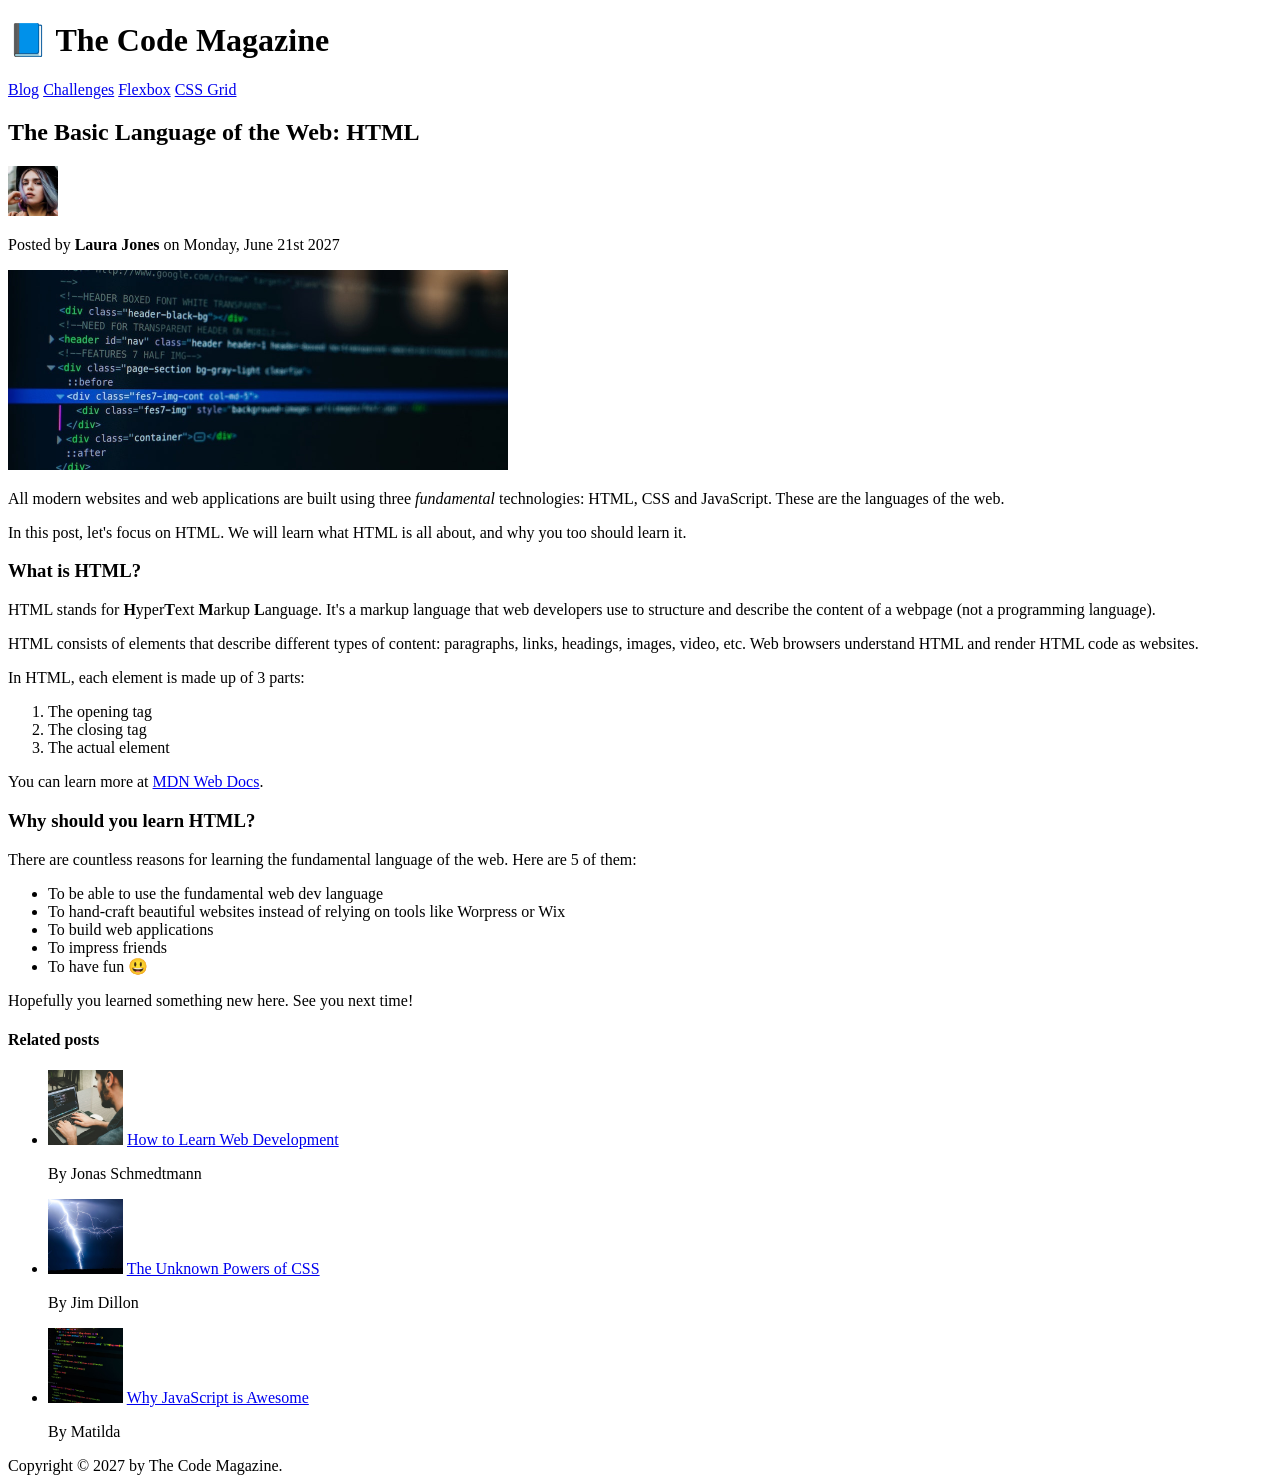
<file: final/02-HTML-Fundamentals/index.html>
<!DOCTYPE html>
<html lang="en">
  <head>
    <meta charset="UTF-8" />
    <title>The Basic Language of the Web: HTML</title>
  </head>

  <body>
    <!--
    <h1>The Basic Language of the Web: HTML</h1>
    <h2>The Basic Language of the Web: HTML</h2>
    <h3>The Basic Language of the Web: HTML</h3>
    <h4>The Basic Language of the Web: HTML</h4>
    <h5>The Basic Language of the Web: HTML</h5>
    <h6>The Basic Language of the Web: HTML</h6>
    -->

    <header>
      <h1>📘 The Code Magazine</h1>

      <nav>
        <a href="blog.html">Blog</a>
        <a href="#">Challenges</a>
        <a href="#">Flexbox</a>
        <a href="#">CSS Grid</a>
      </nav>
    </header>

    <article>
      <header>
        <h2>The Basic Language of the Web: HTML</h2>

        <img
          src="img/laura-jones.jpg"
          alt="Headshot of Laura Jones"
          height="50"
          width="50"
        />

        <p>Posted by <strong>Laura Jones</strong> on Monday, June 21st 2027</p>

        <img
          src="img/post-img.jpg"
          alt="HTML code on a screen"
          width="500"
          height="200"
        />
      </header>

      <p>
        All modern websites and web applications are built using three
        <em>fundamental</em>
        technologies: HTML, CSS and JavaScript. These are the languages of the
        web.
      </p>

      <p>
        In this post, let's focus on HTML. We will learn what HTML is all about,
        and why you too should learn it.
      </p>

      <h3>What is HTML?</h3>
      <p>
        HTML stands for <strong>H</strong>yper<strong>T</strong>ext
        <strong>M</strong>arkup <strong>L</strong>anguage. It's a markup
        language that web developers use to structure and describe the content
        of a webpage (not a programming language).
      </p>
      <p>
        HTML consists of elements that describe different types of content:
        paragraphs, links, headings, images, video, etc. Web browsers understand
        HTML and render HTML code as websites.
      </p>
      <p>In HTML, each element is made up of 3 parts:</p>

      <ol>
        <li>The opening tag</li>
        <li>The closing tag</li>
        <li>The actual element</li>
      </ol>

      <p>
        You can learn more at
        <a
          href="https://developer.mozilla.org/en-US/docs/Web/HTML"
          target="_blank"
          >MDN Web Docs</a
        >.
      </p>

      <h3>Why should you learn HTML?</h3>

      <p>
        There are countless reasons for learning the fundamental language of the
        web. Here are 5 of them:
      </p>

      <ul>
        <li>To be able to use the fundamental web dev language</li>
        <li>
          To hand-craft beautiful websites instead of relying on tools like
          Worpress or Wix
        </li>
        <li>To build web applications</li>
        <li>To impress friends</li>
        <li>To have fun 😃</li>
      </ul>

      <p>Hopefully you learned something new here. See you next time!</p>
    </article>

    <aside>
      <h4>Related posts</h4>

      <ul>
        <li>
          <img
            src="img/related-1.jpg"
            alt="Person programming"
            width="75"
            width="75"
          />
          <a href="#">How to Learn Web Development</a>
          <p>By Jonas Schmedtmann</p>
        </li>
        <li>
          <img src="img/related-2.jpg" alt="Lightning" width="75" heigth="75" />
          <a href="#">The Unknown Powers of CSS</a>
          <p>By Jim Dillon</p>
        </li>
        <li>
          <img
            src="img/related-3.jpg"
            alt="JavaScript code on a screen"
            width="75"
            height="75"
          />
          <a href="#">Why JavaScript is Awesome</a>
          <p>By Matilda</p>
        </li>
      </ul>
    </aside>

    <footer>Copyright &copy; 2027 by The Code Magazine.</footer>
  </body>
</html>
</file>
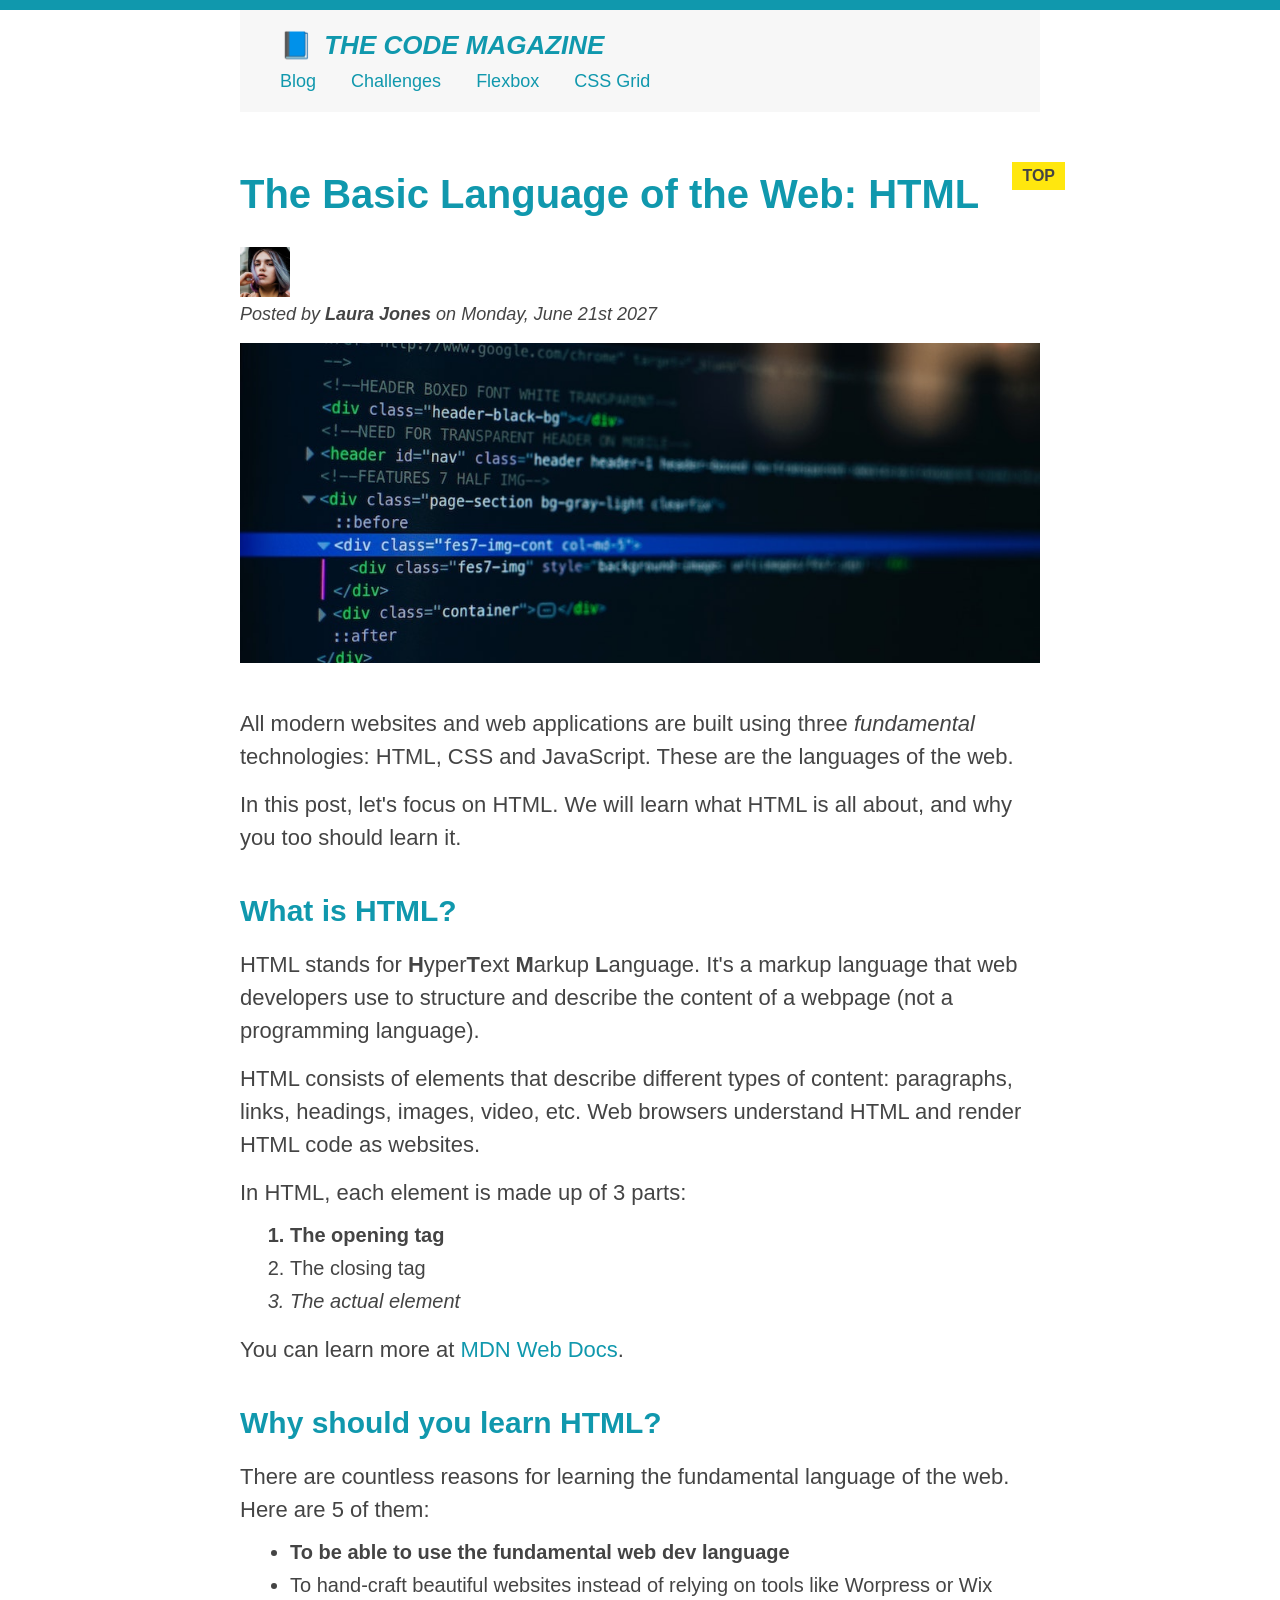
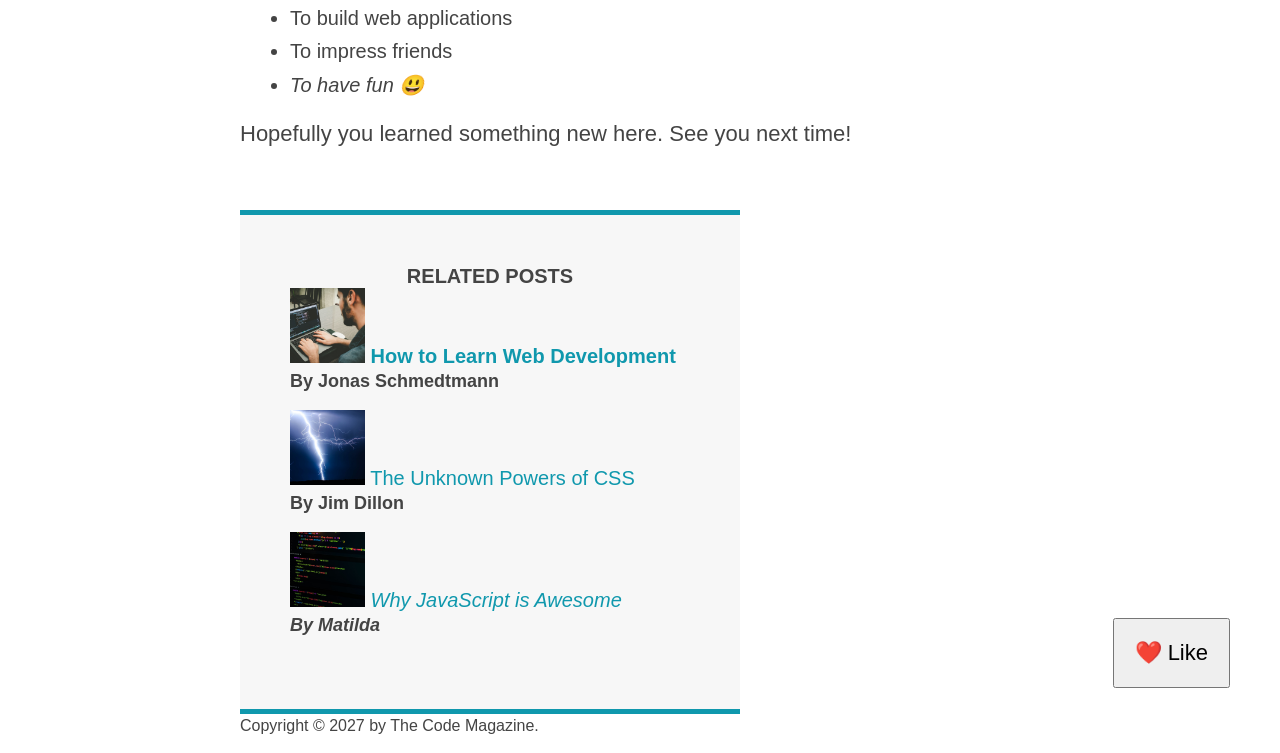
<file: final/03-CSS-Fundamentals/index.html>
<!DOCTYPE html>
<html lang="en">
  <head>
    <meta charset="UTF-8" />
    <link href="style.css" rel="stylesheet" />

    <title>The Basic Language of the Web: HTML</title>
  </head>

  <body>
    <!--
    <h1>The Basic Language of the Web: HTML</h1>
    <h2>The Basic Language of the Web: HTML</h2>
    <h3>The Basic Language of the Web: HTML</h3>
    <h4>The Basic Language of the Web: HTML</h4>
    <h5>The Basic Language of the Web: HTML</h5>
    <h6>The Basic Language of the Web: HTML</h6>
    -->

    <div class="container">
      <header class="main-header">
        <h1>📘 The Code Magazine</h1>

        <nav>
          <!-- <strong>This is the navigation</strong> -->
          <a href="blog.html">Blog</a>
          <a href="#">Challenges</a>
          <a href="#">Flexbox</a>
          <a href="#">CSS Grid</a>
        </nav>
      </header>

      <article>
        <header class="post-header">
          <h2>The Basic Language of the Web: HTML</h2>

          <img
            src="img/laura-jones.jpg"
            alt="Headshot of Laura Jones"
            height="50"
            width="50"
          />

          <p id="author">
            Posted by <strong>Laura Jones</strong> on Monday, June 21st 2027
          </p>

          <img
            src="img/post-img.jpg"
            alt="HTML code on a screen"
            width="500"
            height="200"
            class="post-img"
          />
          <button>❤️ Like</button>
        </header>

        <p>
          All modern websites and web applications are built using three
          <em>fundamental</em>
          technologies: HTML, CSS and JavaScript. These are the languages of the
          web.
        </p>

        <p>
          In this post, let's focus on HTML. We will learn what HTML is all
          about, and why you too should learn it.
        </p>

        <h3>What is HTML?</h3>
        <p>
          HTML stands for <strong>H</strong>yper<strong>T</strong>ext
          <strong>M</strong>arkup <strong>L</strong>anguage. It's a markup
          language that web developers use to structure and describe the content
          of a webpage (not a programming language).
        </p>
        <p>
          HTML consists of elements that describe different types of content:
          paragraphs, links, headings, images, video, etc. Web browsers
          understand HTML and render HTML code as websites.
        </p>
        <p>In HTML, each element is made up of 3 parts:</p>

        <ol>
          <li class="first-li">The opening tag</li>
          <li>The closing tag</li>
          <li>The actual element</li>
        </ol>

        <p>
          You can learn more at
          <a
            href="https://developer.mozilla.org/en-US/docs/Web/HTML"
            target="_blank"
            >MDN Web Docs</a
          >.
        </p>

        <h3>Why should you learn HTML?</h3>

        <p>
          There are countless reasons for learning the fundamental language of
          the web. Here are 5 of them:
        </p>

        <ul>
          <li class="first-li">
            To be able to use the fundamental web dev language
          </li>
          <li>
            To hand-craft beautiful websites instead of relying on tools like
            Worpress or Wix
          </li>
          <li>To build web applications</li>
          <li>To impress friends</li>
          <li>To have fun 😃</li>
        </ul>

        <p>Hopefully you learned something new here. See you next time!</p>
      </article>

      <aside>
        <h4>Related posts</h4>

        <ul class="related">
          <li>
            <img
              src="img/related-1.jpg"
              alt="Person programming"
              width="75"
              height="75"
            />
            <a href="#">How to Learn Web Development</a>
            <p class="related-author">By Jonas Schmedtmann</p>
          </li>
          <li>
            <img
              src="img/related-2.jpg"
              alt="Lightning"
              width="75"
              height="75"
            />
            <a href="#">The Unknown Powers of CSS</a>
            <p class="related-author">By Jim Dillon</p>
          </li>
          <li>
            <img
              src="img/related-3.jpg"
              alt="JavaScript code on a screen"
              width="75"
              height="75"
            />
            <a href="#">Why JavaScript is Awesome</a>
            <p class="related-author">By Matilda</p>
          </li>
        </ul>
      </aside>

      <footer>
        <p id="copyright" class="copyright text">
          Copyright &copy; 2027 by The Code Magazine.
        </p>
      </footer>
    </div>
  </body>
</html>
</file>
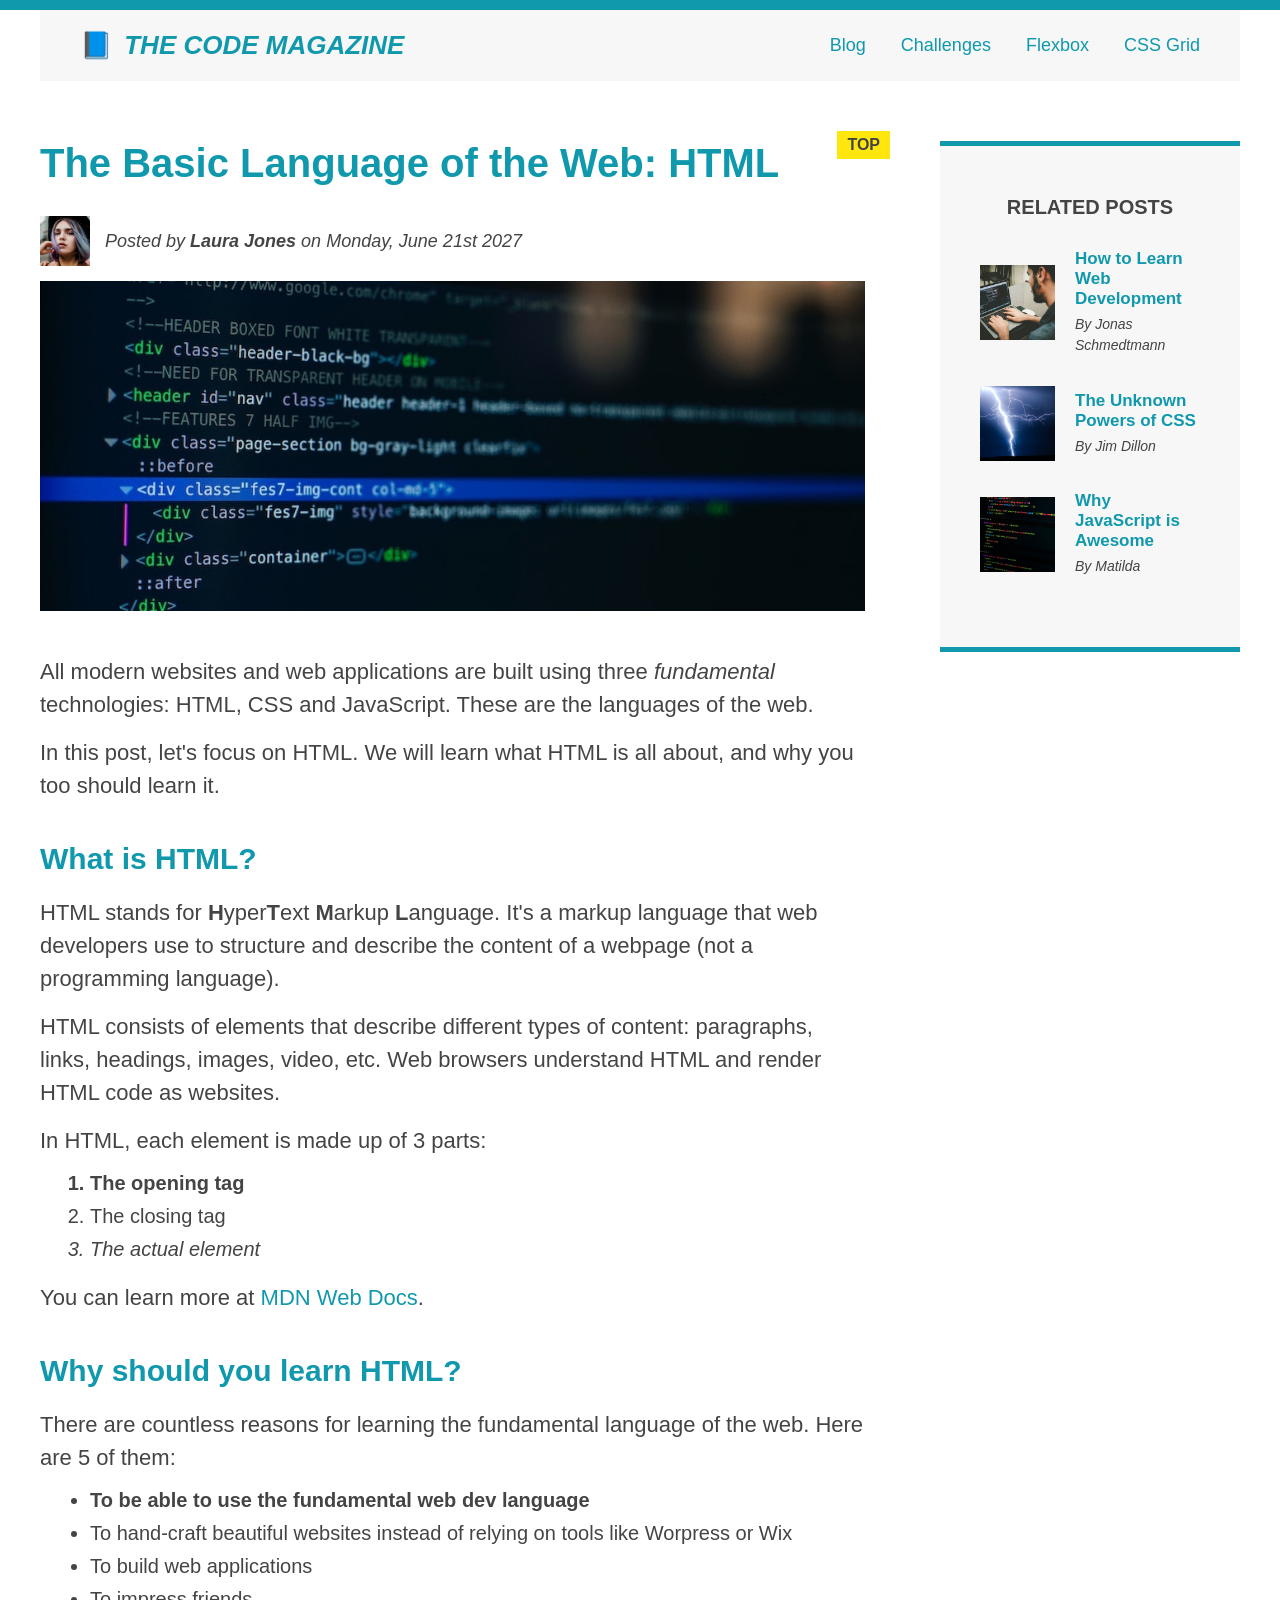
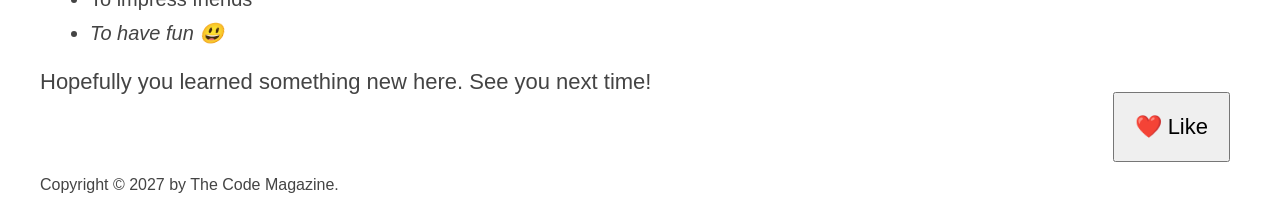
<file: final/04-CSS-Layouts/index.html>
<!DOCTYPE html>
<html lang="en">
  <head>
    <meta charset="UTF-8" />
    <link href="style.css" rel="stylesheet" />

    <title>The Basic Language of the Web: HTML</title>
  </head>

  <body>
    <!--
    <h1>The Basic Language of the Web: HTML</h1>
    <h2>The Basic Language of the Web: HTML</h2>
    <h3>The Basic Language of the Web: HTML</h3>
    <h4>The Basic Language of the Web: HTML</h4>
    <h5>The Basic Language of the Web: HTML</h5>
    <h6>The Basic Language of the Web: HTML</h6>
    -->

    <div class="container">
      <header class="main-header clearfix">
        <h1>📘 The Code Magazine</h1>

        <nav>
          <!-- <strong>This is the navigation</strong> -->
          <a href="blog.html">Blog</a>
          <a href="#">Challenges</a>
          <a href="flexbox.html">Flexbox</a>
          <a href="css-grid.html">CSS Grid</a>
        </nav>

        <!-- <div class="clear"></div> -->
      </header>

      <!-- ONLY NECESSARY FOR FLEXBOX -->
      <!-- <div class="row"> -->
      <article>
        <header class="post-header">
          <h2>The Basic Language of the Web: HTML</h2>

          <div class="author-box">
            <img
              src="img/laura-jones.jpg"
              alt="Headshot of Laura Jones"
              height="50"
              width="50"
              class="author-img"
            />

            <p id="author" class="author">
              Posted by <strong>Laura Jones</strong> on Monday, June 21st 2027
            </p>
          </div>

          <img
            src="img/post-img.jpg"
            alt="HTML code on a screen"
            width="500"
            height="200"
            class="post-img"
          />
          <button>❤️ Like</button>
        </header>

        <p>
          All modern websites and web applications are built using three
          <em>fundamental</em>
          technologies: HTML, CSS and JavaScript. These are the languages of the
          web.
        </p>

        <p>
          In this post, let's focus on HTML. We will learn what HTML is all
          about, and why you too should learn it.
        </p>

        <h3>What is HTML?</h3>
        <p>
          HTML stands for <strong>H</strong>yper<strong>T</strong>ext
          <strong>M</strong>arkup <strong>L</strong>anguage. It's a markup
          language that web developers use to structure and describe the content
          of a webpage (not a programming language).
        </p>
        <p>
          HTML consists of elements that describe different types of content:
          paragraphs, links, headings, images, video, etc. Web browsers
          understand HTML and render HTML code as websites.
        </p>
        <p>In HTML, each element is made up of 3 parts:</p>

        <ol>
          <li class="first-li">The opening tag</li>
          <li>The closing tag</li>
          <li>The actual element</li>
        </ol>

        <p>
          You can learn more at
          <a
            href="https://developer.mozilla.org/en-US/docs/Web/HTML"
            target="_blank"
            >MDN Web Docs</a
          >.
        </p>

        <h3>Why should you learn HTML?</h3>

        <p>
          There are countless reasons for learning the fundamental language of
          the web. Here are 5 of them:
        </p>

        <ul>
          <li class="first-li">
            To be able to use the fundamental web dev language
          </li>
          <li>
            To hand-craft beautiful websites instead of relying on tools like
            Worpress or Wix
          </li>
          <li>To build web applications</li>
          <li>To impress friends</li>
          <li>To have fun 😃</li>
        </ul>

        <p>Hopefully you learned something new here. See you next time!</p>
      </article>

      <aside>
        <h4>Related posts</h4>

        <ul class="related">
          <li class="related-post">
            <img
              src="img/related-1.jpg"
              alt="Person programming"
              width="75"
              height="75"
            />
            <div>
              <a href="#" class="related-link">How to Learn Web Development</a>
              <p class="related-author">By Jonas Schmedtmann</p>
            </div>
          </li>
          <li class="related-post">
            <img
              src="img/related-2.jpg"
              alt="Lightning"
              width="75"
              height="75"
            />
            <div>
              <a href="#" class="related-link">The Unknown Powers of CSS</a>
              <p class="related-author">By Jim Dillon</p>
            </div>
          </li>
          <li class="related-post">
            <img
              src="img/related-3.jpg"
              alt="JavaScript code on a screen"
              width="75"
              height="75"
            />
            <div>
              <a href="#" class="related-link">Why JavaScript is Awesome</a>
              <p class="related-author">By Matilda</p>
            </div>
          </li>
        </ul>
      </aside>
      <!-- </div> -->

      <footer>
        <p id="copyright" class="copyright text">
          Copyright &copy; 2027 by The Code Magazine.
        </p>
      </footer>
    </div>
  </body>
</html>
</file>
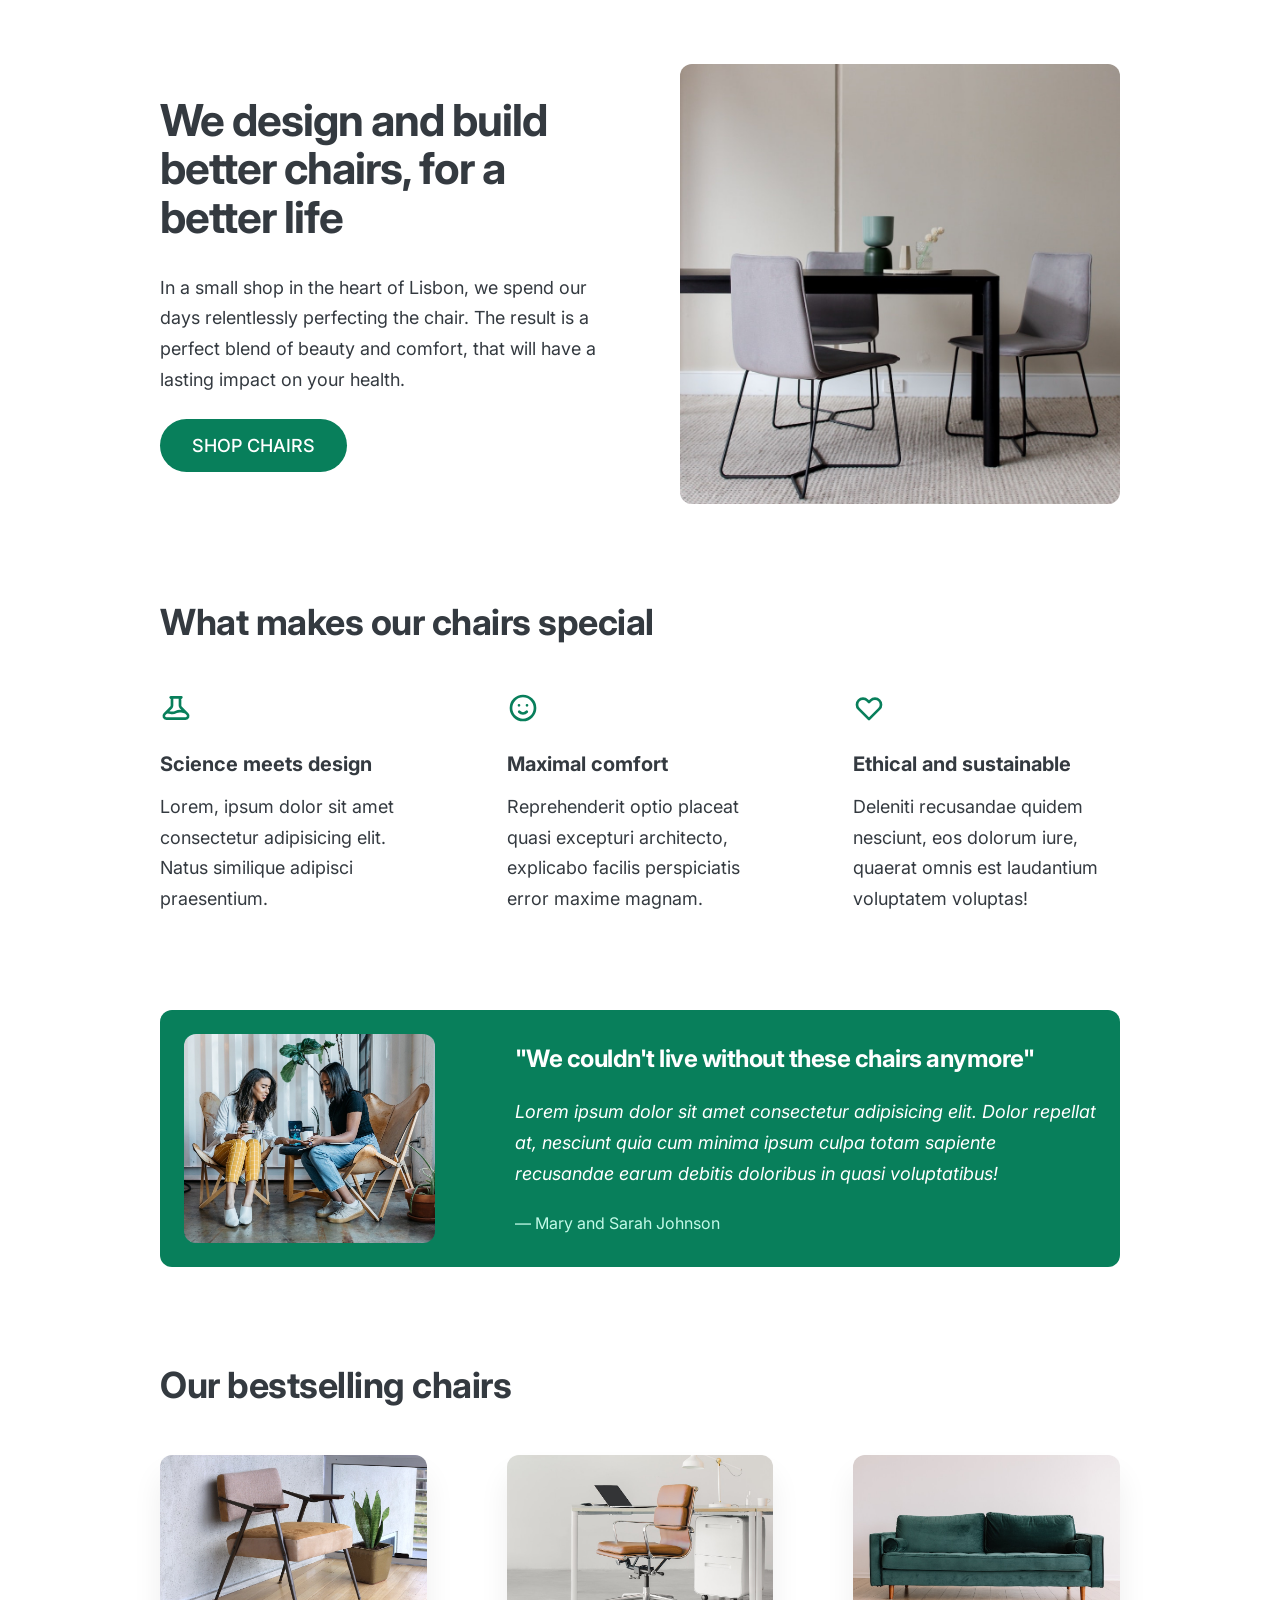
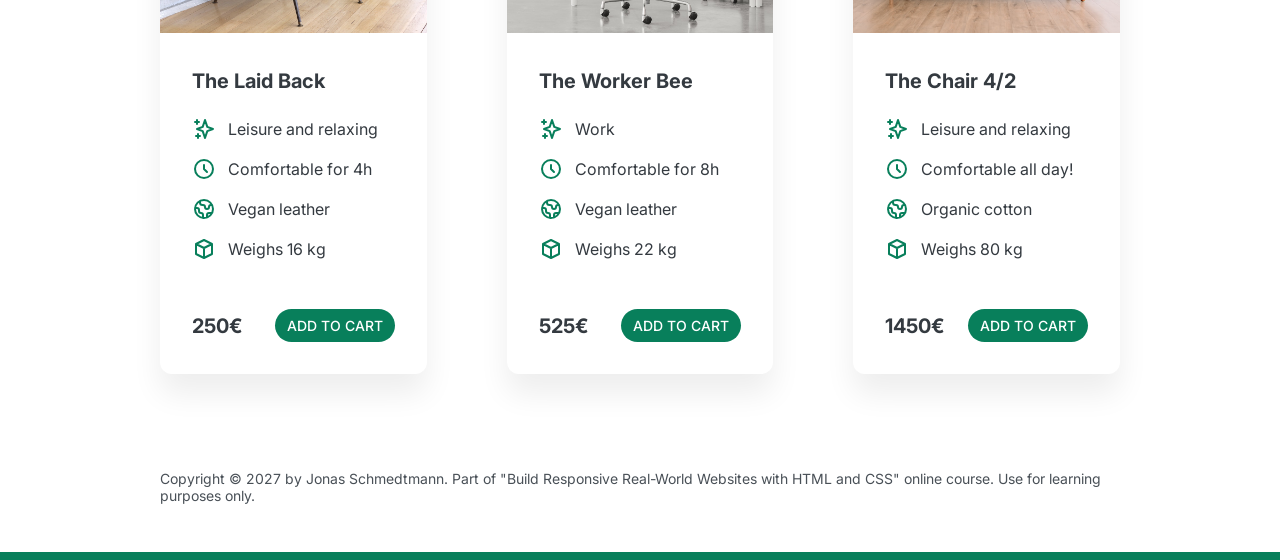
<file: final/05-Design/index.html>
<!DOCTYPE html>
<html lang="en">
  <head>
    <meta charset="UTF-8" />
    <meta http-equiv="X-UA-Compatible" content="IE=edge" />
    <meta name="viewport" content="width=device-width, initial-scale=1.0" />

    <link rel="preconnect" href="https://fonts.gstatic.com" />
    <link
      href="https://fonts.googleapis.com/css2?family=Inter:wght@400;500;700&display=swap"
      rel="stylesheet"
    />

    <link rel="stylesheet" href="style.css" />
    <title>Lisbon Chair Shop</title>
  </head>
  <body>
    <div class="container">
      <header>
        <div class="header-text-box">
          <h1>We design and build better chairs, for a better life</h1>
          <p class="header-text">
            In a small shop in the heart of Lisbon, we spend our days
            relentlessly perfecting the chair. The result is a perfect blend of
            beauty and comfort, that will have a lasting impact on your health.
          </p>
          <a class="btn btn--big" href="#">Shop chairs</a>
        </div>
        <img src="hero.jpg" alt="Photo" />
      </header>

      <section>
        <h2>What makes our chairs special</h2>
        <div class="grid-3-cols">
          <div>
            <svg
              xmlns="http://www.w3.org/2000/svg"
              class="features-icon"
              fill="none"
              viewBox="0 0 24 24"
              stroke="currentColor"
            >
              <path
                stroke-linecap="round"
                stroke-linejoin="round"
                stroke-width="2"
                d="M19.428 15.428a2 2 0 00-1.022-.547l-2.387-.477a6 6 0 00-3.86.517l-.318.158a6 6 0 01-3.86.517L6.05 15.21a2 2 0 00-1.806.547M8 4h8l-1 1v5.172a2 2 0 00.586 1.414l5 5c1.26 1.26.367 3.414-1.415 3.414H4.828c-1.782 0-2.674-2.154-1.414-3.414l5-5A2 2 0 009 10.172V5L8 4z"
              />
            </svg>
            <p class="features-title"><strong>Science meets design</strong></p>
            <p class="features-text">
              Lorem, ipsum dolor sit amet consectetur adipisicing elit. Natus
              similique adipisci praesentium.
            </p>
          </div>

          <div>
            <svg
              xmlns="http://www.w3.org/2000/svg"
              class="features-icon"
              fill="none"
              viewBox="0 0 24 24"
              stroke="currentColor"
            >
              <path
                stroke-linecap="round"
                stroke-linejoin="round"
                stroke-width="2"
                d="M14.828 14.828a4 4 0 01-5.656 0M9 10h.01M15 10h.01M21 12a9 9 0 11-18 0 9 9 0 0118 0z"
              />
            </svg>
            <p class="features-title">
              <strong>Maximal comfort</strong>
            </p>
            <p class="features-text">
              Reprehenderit optio placeat quasi excepturi architecto, explicabo
              facilis perspiciatis error maxime magnam.
            </p>
          </div>

          <div>
            <svg
              xmlns="http://www.w3.org/2000/svg"
              class="features-icon"
              fill="none"
              viewBox="0 0 24 24"
              stroke="currentColor"
            >
              <path
                stroke-linecap="round"
                stroke-linejoin="round"
                stroke-width="2"
                d="M4.318 6.318a4.5 4.5 0 000 6.364L12 20.364l7.682-7.682a4.5 4.5 0 00-6.364-6.364L12 7.636l-1.318-1.318a4.5 4.5 0 00-6.364 0z"
              />
            </svg>
            <p class="features-title">
              <strong>Ethical and sustainable</strong>
            </p>
            <p class="features-text">
              Deleniti recusandae quidem nesciunt, eos dolorum iure, quaerat
              omnis est laudantium voluptatem voluptas!
            </p>
          </div>
        </div>
      </section>

      <section class="testimonial-section">
        <div class="grid-3-cols">
          <img src="customers.jpg" alt="People sitting on chairs" />
          <div class="testimonial-box">
            <h2>"We couldn't live without these chairs anymore"</h2>
            <blockquote class="testimonial-text">
              Lorem ipsum dolor sit amet consectetur adipisicing elit. Dolor
              repellat at, nesciunt quia cum minima ipsum culpa totam sapiente
              recusandae earum debitis doloribus in quasi voluptatibus!
            </blockquote>
            <p class="testimonial-author">&mdash; Mary and Sarah Johnson</p>
          </div>
        </div>
      </section>

      <section>
        <h2>Our bestselling chairs</h2>
        <div class="grid-3-cols">
          <figure class="chair">
            <img src="chair-1.jpg" alt="Chair" />
            <div class="chair-box">
              <h3>The Laid Back</h3>
              <ul class="chair-details">
                <li>
                  <svg
                    xmlns="http://www.w3.org/2000/svg"
                    class="chair-icon"
                    fill="none"
                    viewBox="0 0 24 24"
                    stroke="currentColor"
                  >
                    <path
                      stroke-linecap="round"
                      stroke-linejoin="round"
                      stroke-width="2"
                      d="M5 3v4M3 5h4M6 17v4m-2-2h4m5-16l2.286 6.857L21 12l-5.714 2.143L13 21l-2.286-6.857L5 12l5.714-2.143L13 3z"
                    />
                  </svg>
                  <!-- Span is a generic INLINE text element, it doesn't have any meaning. It's like a div element, but inline -->
                  <span>Leisure and relaxing</span>
                </li>
                <li>
                  <svg
                    xmlns="http://www.w3.org/2000/svg"
                    class="chair-icon"
                    fill="none"
                    viewBox="0 0 24 24"
                    stroke="currentColor"
                  >
                    <path
                      stroke-linecap="round"
                      stroke-linejoin="round"
                      stroke-width="2"
                      d="M12 8v4l3 3m6-3a9 9 0 11-18 0 9 9 0 0118 0z"
                    />
                  </svg>
                  <span>Comfortable for 4h</span>
                </li>
                <li>
                  <svg
                    xmlns="http://www.w3.org/2000/svg"
                    class="chair-icon"
                    fill="none"
                    viewBox="0 0 24 24"
                    stroke="currentColor"
                  >
                    <path
                      stroke-linecap="round"
                      stroke-linejoin="round"
                      stroke-width="2"
                      d="M3.055 11H5a2 2 0 012 2v1a2 2 0 002 2 2 2 0 012 2v2.945M8 3.935V5.5A2.5 2.5 0 0010.5 8h.5a2 2 0 012 2 2 2 0 104 0 2 2 0 012-2h1.064M15 20.488V18a2 2 0 012-2h3.064M21 12a9 9 0 11-18 0 9 9 0 0118 0z"
                    />
                  </svg>
                  <span>Vegan leather</span>
                </li>
                <li>
                  <svg
                    xmlns="http://www.w3.org/2000/svg"
                    class="chair-icon"
                    fill="none"
                    viewBox="0 0 24 24"
                    stroke="currentColor"
                  >
                    <path
                      stroke-linecap="round"
                      stroke-linejoin="round"
                      stroke-width="2"
                      d="M20 7l-8-4-8 4m16 0l-8 4m8-4v10l-8 4m0-10L4 7m8 4v10M4 7v10l8 4"
                    />
                  </svg>
                  <span>Weighs 16 kg</span>
                </li>
              </ul>
              <div class="chair-price">
                <strong>250€</strong>
                <a href="#" class="btn btn--small">Add to cart</a>
              </div>
            </div>
          </figure>

          <figure class="chair">
            <img src="chair-2.jpg" alt="Chair" />
            <div class="chair-box">
              <h3>The Worker Bee</h3>
              <ul class="chair-details">
                <li>
                  <svg
                    xmlns="http://www.w3.org/2000/svg"
                    class="chair-icon"
                    fill="none"
                    viewBox="0 0 24 24"
                    stroke="currentColor"
                  >
                    <path
                      stroke-linecap="round"
                      stroke-linejoin="round"
                      stroke-width="2"
                      d="M5 3v4M3 5h4M6 17v4m-2-2h4m5-16l2.286 6.857L21 12l-5.714 2.143L13 21l-2.286-6.857L5 12l5.714-2.143L13 3z"
                    />
                  </svg>
                  <span>Work</span>
                </li>
                <li>
                  <svg
                    xmlns="http://www.w3.org/2000/svg"
                    class="chair-icon"
                    fill="none"
                    viewBox="0 0 24 24"
                    stroke="currentColor"
                  >
                    <path
                      stroke-linecap="round"
                      stroke-linejoin="round"
                      stroke-width="2"
                      d="M12 8v4l3 3m6-3a9 9 0 11-18 0 9 9 0 0118 0z"
                    />
                  </svg>
                  <span>Comfortable for 8h</span>
                </li>
                <li>
                  <svg
                    xmlns="http://www.w3.org/2000/svg"
                    class="chair-icon"
                    fill="none"
                    viewBox="0 0 24 24"
                    stroke="currentColor"
                  >
                    <path
                      stroke-linecap="round"
                      stroke-linejoin="round"
                      stroke-width="2"
                      d="M3.055 11H5a2 2 0 012 2v1a2 2 0 002 2 2 2 0 012 2v2.945M8 3.935V5.5A2.5 2.5 0 0010.5 8h.5a2 2 0 012 2 2 2 0 104 0 2 2 0 012-2h1.064M15 20.488V18a2 2 0 012-2h3.064M21 12a9 9 0 11-18 0 9 9 0 0118 0z"
                    />
                  </svg>
                  <span>Vegan leather</span>
                </li>
                <li>
                  <svg
                    xmlns="http://www.w3.org/2000/svg"
                    class="chair-icon"
                    fill="none"
                    viewBox="0 0 24 24"
                    stroke="currentColor"
                  >
                    <path
                      stroke-linecap="round"
                      stroke-linejoin="round"
                      stroke-width="2"
                      d="M20 7l-8-4-8 4m16 0l-8 4m8-4v10l-8 4m0-10L4 7m8 4v10M4 7v10l8 4"
                    />
                  </svg>
                  <span>Weighs 22 kg</span>
                </li>
              </ul>
              <div class="chair-price">
                <strong>525€</strong>
                <a href="#" class="btn btn--small">Add to cart</a>
              </div>
            </div>
          </figure>

          <figure class="chair">
            <img src="chair-3.jpg" alt="Chair" />
            <div class="chair-box">
              <h3>The Chair 4/2</h3>
              <ul class="chair-details">
                <li>
                  <svg
                    xmlns="http://www.w3.org/2000/svg"
                    class="chair-icon"
                    fill="none"
                    viewBox="0 0 24 24"
                    stroke="currentColor"
                  >
                    <path
                      stroke-linecap="round"
                      stroke-linejoin="round"
                      stroke-width="2"
                      d="M5 3v4M3 5h4M6 17v4m-2-2h4m5-16l2.286 6.857L21 12l-5.714 2.143L13 21l-2.286-6.857L5 12l5.714-2.143L13 3z"
                    />
                  </svg>
                  <span>Leisure and relaxing</span>
                </li>
                <li>
                  <svg
                    xmlns="http://www.w3.org/2000/svg"
                    class="chair-icon"
                    fill="none"
                    viewBox="0 0 24 24"
                    stroke="currentColor"
                  >
                    <path
                      stroke-linecap="round"
                      stroke-linejoin="round"
                      stroke-width="2"
                      d="M12 8v4l3 3m6-3a9 9 0 11-18 0 9 9 0 0118 0z"
                    />
                  </svg>
                  <span>Comfortable all day!</span>
                </li>
                <li>
                  <svg
                    xmlns="http://www.w3.org/2000/svg"
                    class="chair-icon"
                    fill="none"
                    viewBox="0 0 24 24"
                    stroke="currentColor"
                  >
                    <path
                      stroke-linecap="round"
                      stroke-linejoin="round"
                      stroke-width="2"
                      d="M3.055 11H5a2 2 0 012 2v1a2 2 0 002 2 2 2 0 012 2v2.945M8 3.935V5.5A2.5 2.5 0 0010.5 8h.5a2 2 0 012 2 2 2 0 104 0 2 2 0 012-2h1.064M15 20.488V18a2 2 0 012-2h3.064M21 12a9 9 0 11-18 0 9 9 0 0118 0z"
                    />
                  </svg>
                  <span>Organic cotton</span>
                </li>
                <li>
                  <svg
                    xmlns="http://www.w3.org/2000/svg"
                    class="chair-icon"
                    fill="none"
                    viewBox="0 0 24 24"
                    stroke="currentColor"
                  >
                    <path
                      stroke-linecap="round"
                      stroke-linejoin="round"
                      stroke-width="2"
                      d="M20 7l-8-4-8 4m16 0l-8 4m8-4v10l-8 4m0-10L4 7m8 4v10M4 7v10l8 4"
                    />
                  </svg>
                  <span>Weighs 80 kg</span>
                </li>
              </ul>
              <div class="chair-price">
                <strong>1450€</strong>
                <a href="#" class="btn btn--small">Add to cart</a>
              </div>
            </div>
          </figure>
        </div>
      </section>

      <footer>
        Copyright &copy; 2027 by Jonas Schmedtmann. Part of "Build Responsive
        Real-World Websites with HTML and CSS" online course. Use for learning
        purposes only.
      </footer>
    </div>
  </body>
</html>
</file>
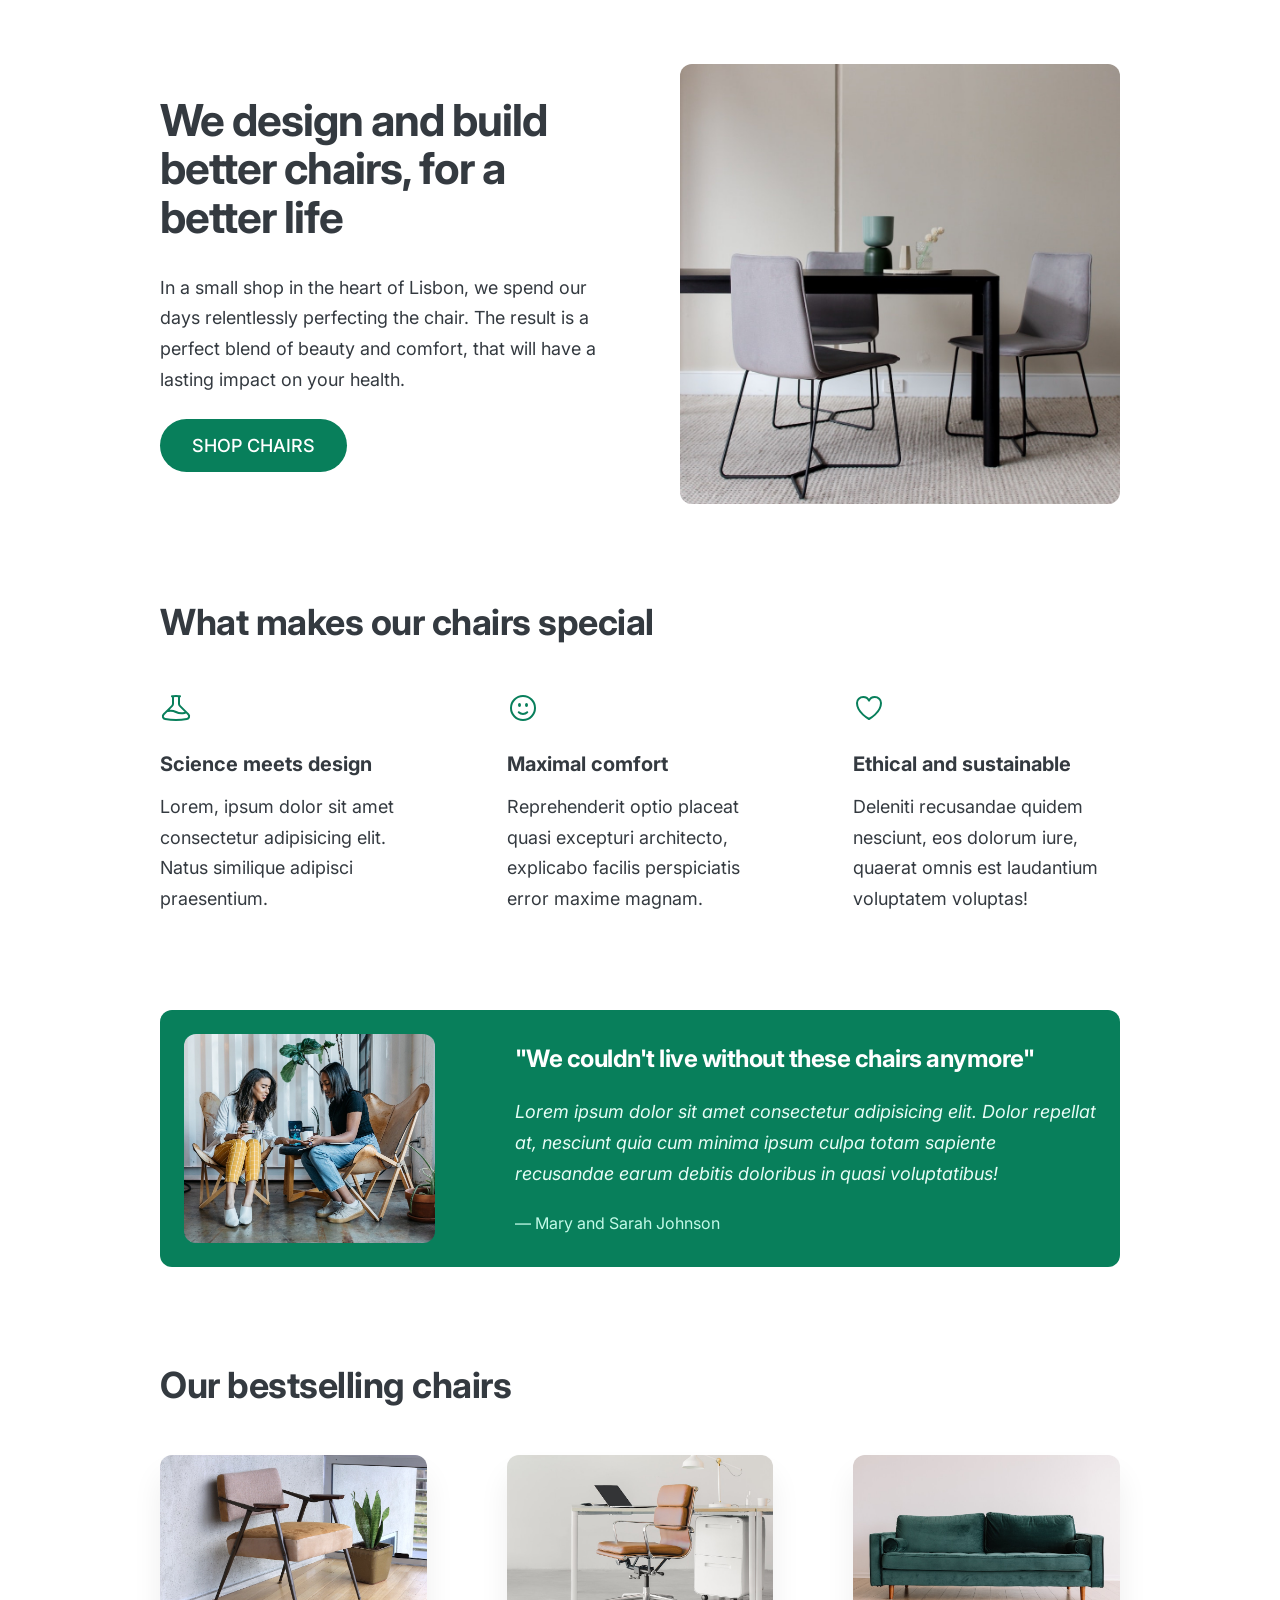
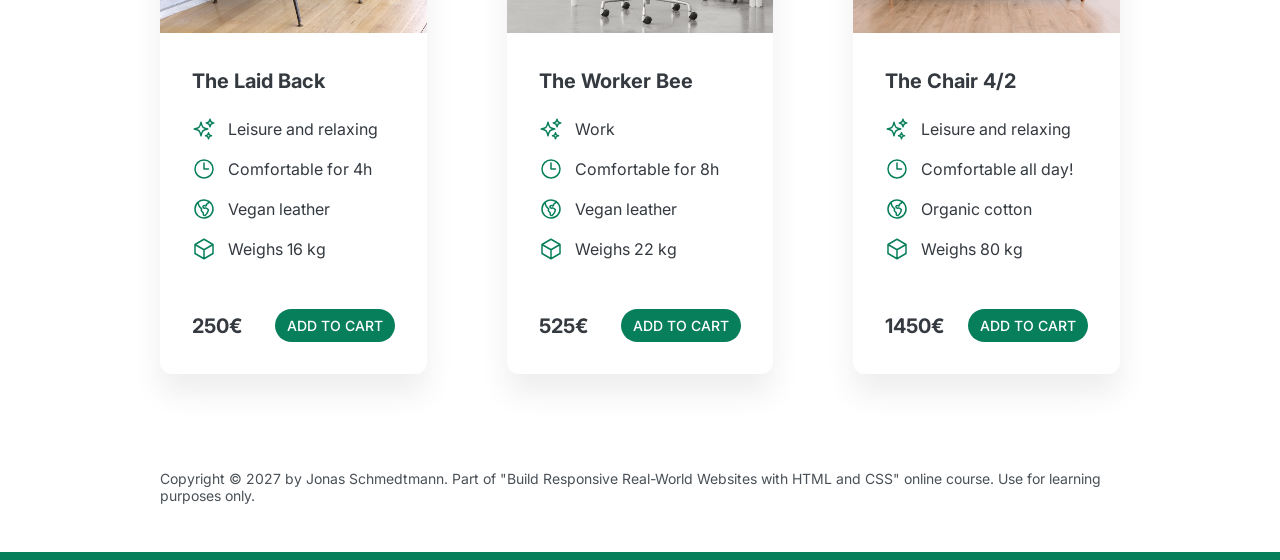
<file: starter/05-Design/index.html>
<!doctype html>
<html lang="en">
  <head>
    <meta charset="UTF-8" />
    <meta http-equiv="X-UA-Compatible" content="IE=edge" />
    <meta name="viewport" content="width=device-width, initial-scale=1.0" />

    <link rel="preconnect" href="https://fonts.googleapis.com" />
    <link rel="preconnect" href="https://fonts.gstatic.com" crossorigin />
    <link
      href="https://fonts.googleapis.com/css2?family=Inter:ital,opsz@0,14..32;1,14..32&display=swap"
      rel="stylesheet"
    />

    <link
      href="https://fonts.googleapis.com/css2?family=Inter:ital,opsz,wght@0,14..32,500;1,14..32,500&display=swap"
      rel="stylesheet"
    />

    <link
      href="https://fonts.googleapis.com/css2?family=Inter:ital,opsz,wght@0,14..32,700;1,14..32,700&display=swap"
      rel="stylesheet"
    />

    <link rel="stylesheet" href="style.css" />
    <title>Lisbon Chair Shop</title>
  </head>
  <body>
    <div class="container">
      <header>
        <div class="header-text-box">
          <h1>We design and build better chairs, for a better life</h1>
          <p class="header-text">
            In a small shop in the heart of Lisbon, we spend our days
            relentlessly perfecting the chair. The result is a perfect blend of
            beauty and comfort, that will have a lasting impact on your health.
          </p>
          <a class="btn btn--big" href="#">Shop chairs</a>
        </div>
        <img src="hero.jpg" alt="Photo" />
      </header>

      <section>
        <h2>What makes our chairs special</h2>
        <div class="grid-3-cols">
          <div>
            <svg
              xmlns="http://www.w3.org/2000/svg"
              fill="none"
              viewBox="0 0 24 24"
              stroke-width="1.5"
              stroke="currentColor"
              class="features-icon"
            >
              <path
                stroke-linecap="round"
                stroke-linejoin="round"
                d="M9.75 3.104v5.714a2.25 2.25 0 0 1-.659 1.591L5 14.5M9.75 3.104c-.251.023-.501.05-.75.082m.75-.082a24.301 24.301 0 0 1 4.5 0m0 0v5.714c0 .597.237 1.17.659 1.591L19.8 15.3M14.25 3.104c.251.023.501.05.75.082M19.8 15.3l-1.57.393A9.065 9.065 0 0 1 12 15a9.065 9.065 0 0 0-6.23-.693L5 14.5m14.8.8 1.402 1.402c1.232 1.232.65 3.318-1.067 3.611A48.309 48.309 0 0 1 12 21c-2.773 0-5.491-.235-8.135-.687-1.718-.293-2.3-2.379-1.067-3.61L5 14.5"
              />
            </svg>

            <p class="features-title"><strong>Science meets design</strong></p>
            <p class="features-text">
              Lorem, ipsum dolor sit amet consectetur adipisicing elit. Natus
              similique adipisci praesentium.
            </p>
          </div>

          <div>
            <svg
              xmlns="http://www.w3.org/2000/svg"
              fill="none"
              viewBox="0 0 24 24"
              stroke-width="1.5"
              stroke="currentColor"
              class="features-icon"
            >
              <path
                stroke-linecap="round"
                stroke-linejoin="round"
                d="M15.182 15.182a4.5 4.5 0 0 1-6.364 0M21 12a9 9 0 1 1-18 0 9 9 0 0 1 18 0ZM9.75 9.75c0 .414-.168.75-.375.75S9 10.164 9 9.75 9.168 9 9.375 9s.375.336.375.75Zm-.375 0h.008v.015h-.008V9.75Zm5.625 0c0 .414-.168.75-.375.75s-.375-.336-.375-.75.168-.75.375-.75.375.336.375.75Zm-.375 0h.008v.015h-.008V9.75Z"
              />
            </svg>

            <p class="features-title">
              <strong>Maximal comfort</strong>
            </p>
            <p class="features-text">
              Reprehenderit optio placeat quasi excepturi architecto, explicabo
              facilis perspiciatis error maxime magnam.
            </p>
          </div>

          <div>
            <svg
              xmlns="http://www.w3.org/2000/svg"
              fill="none"
              viewBox="0 0 24 24"
              stroke-width="1.5"
              stroke="currentColor"
              class="features-icon"
            >
              <path
                stroke-linecap="round"
                stroke-linejoin="round"
                d="M21 8.25c0-2.485-2.099-4.5-4.688-4.5-1.935 0-3.597 1.126-4.312 2.733-.715-1.607-2.377-2.733-4.313-2.733C5.1 3.75 3 5.765 3 8.25c0 7.22 9 12 9 12s9-4.78 9-12Z"
              />
            </svg>

            <p class="features-title">
              <strong>Ethical and sustainable</strong>
            </p>
            <p class="features-text">
              Deleniti recusandae quidem nesciunt, eos dolorum iure, quaerat
              omnis est laudantium voluptatem voluptas!
            </p>
          </div>
        </div>
      </section>

      <section class="testimonial-section">
        <div class="grid-3-cols">
          <img src="customers.jpg" alt="People sitting on chairs" />
          <div class="testimonial-box">
            <h2>"We couldn't live without these chairs anymore"</h2>
            <blockquote class="testimonial-text">
              Lorem ipsum dolor sit amet consectetur adipisicing elit. Dolor
              repellat at, nesciunt quia cum minima ipsum culpa totam sapiente
              recusandae earum debitis doloribus in quasi voluptatibus!
            </blockquote>
            <p class="testimonial-author">&mdash; Mary and Sarah Johnson</p>
          </div>
        </div>
      </section>

      <section>
        <h2>Our bestselling chairs</h2>
        <div class="grid-3-cols">
          <figure class="chair">
            <img src="chair-1.jpg" alt="Chair" />
            <div class="chair-box">
              <h3>The Laid Back</h3>
              <ul class="chair-details">
                <li>
                  <svg
                    xmlns="http://www.w3.org/2000/svg"
                    fill="none"
                    viewBox="0 0 24 24"
                    stroke-width="1.5"
                    stroke="currentColor"
                    class="chair-icon"
                  >
                    <path
                      stroke-linecap="round"
                      stroke-linejoin="round"
                      d="M9.813 15.904 9 18.75l-.813-2.846a4.5 4.5 0 0 0-3.09-3.09L2.25 12l2.846-.813a4.5 4.5 0 0 0 3.09-3.09L9 5.25l.813 2.846a4.5 4.5 0 0 0 3.09 3.09L15.75 12l-2.846.813a4.5 4.5 0 0 0-3.09 3.09ZM18.259 8.715 18 9.75l-.259-1.035a3.375 3.375 0 0 0-2.455-2.456L14.25 6l1.036-.259a3.375 3.375 0 0 0 2.455-2.456L18 2.25l.259 1.035a3.375 3.375 0 0 0 2.456 2.456L21.75 6l-1.035.259a3.375 3.375 0 0 0-2.456 2.456ZM16.894 20.567 16.5 21.75l-.394-1.183a2.25 2.25 0 0 0-1.423-1.423L13.5 18.75l1.183-.394a2.25 2.25 0 0 0 1.423-1.423l.394-1.183.394 1.183a2.25 2.25 0 0 0 1.423 1.423l1.183.394-1.183.394a2.25 2.25 0 0 0-1.423 1.423Z"
                    />
                  </svg>

                  <!-- Span is a generic INLINE text element, it doesn't have any meaning. It's like a div element, but inline -->
                  <span>Leisure and relaxing</span>
                </li>
                <li>
                  <svg
                    xmlns="http://www.w3.org/2000/svg"
                    fill="none"
                    viewBox="0 0 24 24"
                    stroke-width="1.5"
                    stroke="currentColor"
                    class="chair-icon"
                  >
                    <path
                      stroke-linecap="round"
                      stroke-linejoin="round"
                      d="M12 6v6h4.5m4.5 0a9 9 0 1 1-18 0 9 9 0 0 1 18 0Z"
                    />
                  </svg>

                  <span>Comfortable for 4h</span>
                </li>
                <li>
                  <svg
                    xmlns="http://www.w3.org/2000/svg"
                    fill="none"
                    viewBox="0 0 24 24"
                    stroke-width="1.5"
                    stroke="currentColor"
                    class="chair-icon"
                  >
                    <path
                      stroke-linecap="round"
                      stroke-linejoin="round"
                      d="m6.115 5.19.319 1.913A6 6 0 0 0 8.11 10.36L9.75 12l-.387.775c-.217.433-.132.956.21 1.298l1.348 1.348c.21.21.329.497.329.795v1.089c0 .426.24.815.622 1.006l.153.076c.433.217.956.132 1.298-.21l.723-.723a8.7 8.7 0 0 0 2.288-4.042 1.087 1.087 0 0 0-.358-1.099l-1.33-1.108c-.251-.21-.582-.299-.905-.245l-1.17.195a1.125 1.125 0 0 1-.98-.314l-.295-.295a1.125 1.125 0 0 1 0-1.591l.13-.132a1.125 1.125 0 0 1 1.3-.21l.603.302a.809.809 0 0 0 1.086-1.086L14.25 7.5l1.256-.837a4.5 4.5 0 0 0 1.528-1.732l.146-.292M6.115 5.19A9 9 0 1 0 17.18 4.64M6.115 5.19A8.965 8.965 0 0 1 12 3c1.929 0 3.716.607 5.18 1.64"
                    />
                  </svg>

                  <span>Vegan leather</span>
                </li>
                <li>
                  <svg
                    xmlns="http://www.w3.org/2000/svg"
                    fill="none"
                    viewBox="0 0 24 24"
                    stroke-width="1.5"
                    stroke="currentColor"
                    class="chair-icon"
                  >
                    <path
                      stroke-linecap="round"
                      stroke-linejoin="round"
                      d="m21 7.5-9-5.25L3 7.5m18 0-9 5.25m9-5.25v9l-9 5.25M3 7.5l9 5.25M3 7.5v9l9 5.25m0-9v9"
                    />
                  </svg>

                  <span>Weighs 16 kg</span>
                </li>
              </ul>
              <div class="chair-price">
                <strong>250€</strong>
                <a href="#" class="btn btn--small">Add to cart</a>
              </div>
            </div>
          </figure>

          <figure class="chair">
            <img src="chair-2.jpg" alt="Chair" />
            <div class="chair-box">
              <h3>The Worker Bee</h3>
              <ul class="chair-details">
                <li>
                  <svg
                    xmlns="http://www.w3.org/2000/svg"
                    fill="none"
                    viewBox="0 0 24 24"
                    stroke-width="1.5"
                    stroke="currentColor"
                    class="chair-icon"
                  >
                    <path
                      stroke-linecap="round"
                      stroke-linejoin="round"
                      d="M9.813 15.904 9 18.75l-.813-2.846a4.5 4.5 0 0 0-3.09-3.09L2.25 12l2.846-.813a4.5 4.5 0 0 0 3.09-3.09L9 5.25l.813 2.846a4.5 4.5 0 0 0 3.09 3.09L15.75 12l-2.846.813a4.5 4.5 0 0 0-3.09 3.09ZM18.259 8.715 18 9.75l-.259-1.035a3.375 3.375 0 0 0-2.455-2.456L14.25 6l1.036-.259a3.375 3.375 0 0 0 2.455-2.456L18 2.25l.259 1.035a3.375 3.375 0 0 0 2.456 2.456L21.75 6l-1.035.259a3.375 3.375 0 0 0-2.456 2.456ZM16.894 20.567 16.5 21.75l-.394-1.183a2.25 2.25 0 0 0-1.423-1.423L13.5 18.75l1.183-.394a2.25 2.25 0 0 0 1.423-1.423l.394-1.183.394 1.183a2.25 2.25 0 0 0 1.423 1.423l1.183.394-1.183.394a2.25 2.25 0 0 0-1.423 1.423Z"
                    />
                  </svg>
                  <span>Work</span>
                </li>
                <li>
                  <svg
                    xmlns="http://www.w3.org/2000/svg"
                    fill="none"
                    viewBox="0 0 24 24"
                    stroke-width="1.5"
                    stroke="currentColor"
                    class="chair-icon"
                  >
                    <path
                      stroke-linecap="round"
                      stroke-linejoin="round"
                      d="M12 6v6h4.5m4.5 0a9 9 0 1 1-18 0 9 9 0 0 1 18 0Z"
                    />
                  </svg>
                  <span>Comfortable for 8h</span>
                </li>
                <li>
                  <svg
                    xmlns="http://www.w3.org/2000/svg"
                    fill="none"
                    viewBox="0 0 24 24"
                    stroke-width="1.5"
                    stroke="currentColor"
                    class="chair-icon"
                  >
                    <path
                      stroke-linecap="round"
                      stroke-linejoin="round"
                      d="m6.115 5.19.319 1.913A6 6 0 0 0 8.11 10.36L9.75 12l-.387.775c-.217.433-.132.956.21 1.298l1.348 1.348c.21.21.329.497.329.795v1.089c0 .426.24.815.622 1.006l.153.076c.433.217.956.132 1.298-.21l.723-.723a8.7 8.7 0 0 0 2.288-4.042 1.087 1.087 0 0 0-.358-1.099l-1.33-1.108c-.251-.21-.582-.299-.905-.245l-1.17.195a1.125 1.125 0 0 1-.98-.314l-.295-.295a1.125 1.125 0 0 1 0-1.591l.13-.132a1.125 1.125 0 0 1 1.3-.21l.603.302a.809.809 0 0 0 1.086-1.086L14.25 7.5l1.256-.837a4.5 4.5 0 0 0 1.528-1.732l.146-.292M6.115 5.19A9 9 0 1 0 17.18 4.64M6.115 5.19A8.965 8.965 0 0 1 12 3c1.929 0 3.716.607 5.18 1.64"
                    />
                  </svg>
                  <span>Vegan leather</span>
                </li>
                <li>
                  <svg
                    xmlns="http://www.w3.org/2000/svg"
                    fill="none"
                    viewBox="0 0 24 24"
                    stroke-width="1.5"
                    stroke="currentColor"
                    class="chair-icon"
                  >
                    <path
                      stroke-linecap="round"
                      stroke-linejoin="round"
                      d="m21 7.5-9-5.25L3 7.5m18 0-9 5.25m9-5.25v9l-9 5.25M3 7.5l9 5.25M3 7.5v9l9 5.25m0-9v9"
                    />
                  </svg>
                  <span>Weighs 22 kg</span>
                </li>
              </ul>
              <div class="chair-price">
                <strong>525€</strong>
                <a href="#" class="btn btn--small">Add to cart</a>
              </div>
            </div>
          </figure>

          <figure class="chair">
            <img src="chair-3.jpg" alt="Chair" />
            <div class="chair-box">
              <h3>The Chair 4/2</h3>
              <ul class="chair-details">
                <li>
                  <svg
                    xmlns="http://www.w3.org/2000/svg"
                    fill="none"
                    viewBox="0 0 24 24"
                    stroke-width="1.5"
                    stroke="currentColor"
                    class="chair-icon"
                  >
                    <path
                      stroke-linecap="round"
                      stroke-linejoin="round"
                      d="M9.813 15.904 9 18.75l-.813-2.846a4.5 4.5 0 0 0-3.09-3.09L2.25 12l2.846-.813a4.5 4.5 0 0 0 3.09-3.09L9 5.25l.813 2.846a4.5 4.5 0 0 0 3.09 3.09L15.75 12l-2.846.813a4.5 4.5 0 0 0-3.09 3.09ZM18.259 8.715 18 9.75l-.259-1.035a3.375 3.375 0 0 0-2.455-2.456L14.25 6l1.036-.259a3.375 3.375 0 0 0 2.455-2.456L18 2.25l.259 1.035a3.375 3.375 0 0 0 2.456 2.456L21.75 6l-1.035.259a3.375 3.375 0 0 0-2.456 2.456ZM16.894 20.567 16.5 21.75l-.394-1.183a2.25 2.25 0 0 0-1.423-1.423L13.5 18.75l1.183-.394a2.25 2.25 0 0 0 1.423-1.423l.394-1.183.394 1.183a2.25 2.25 0 0 0 1.423 1.423l1.183.394-1.183.394a2.25 2.25 0 0 0-1.423 1.423Z"
                    />
                  </svg>
                  <span>Leisure and relaxing</span>
                </li>
                <li>
                  <svg
                    xmlns="http://www.w3.org/2000/svg"
                    fill="none"
                    viewBox="0 0 24 24"
                    stroke-width="1.5"
                    stroke="currentColor"
                    class="chair-icon"
                  >
                    <path
                      stroke-linecap="round"
                      stroke-linejoin="round"
                      d="M12 6v6h4.5m4.5 0a9 9 0 1 1-18 0 9 9 0 0 1 18 0Z"
                    />
                  </svg>
                  <span>Comfortable all day!</span>
                </li>
                <li>
                  <svg
                    xmlns="http://www.w3.org/2000/svg"
                    fill="none"
                    viewBox="0 0 24 24"
                    stroke-width="1.5"
                    stroke="currentColor"
                    class="chair-icon"
                  >
                    <path
                      stroke-linecap="round"
                      stroke-linejoin="round"
                      d="m6.115 5.19.319 1.913A6 6 0 0 0 8.11 10.36L9.75 12l-.387.775c-.217.433-.132.956.21 1.298l1.348 1.348c.21.21.329.497.329.795v1.089c0 .426.24.815.622 1.006l.153.076c.433.217.956.132 1.298-.21l.723-.723a8.7 8.7 0 0 0 2.288-4.042 1.087 1.087 0 0 0-.358-1.099l-1.33-1.108c-.251-.21-.582-.299-.905-.245l-1.17.195a1.125 1.125 0 0 1-.98-.314l-.295-.295a1.125 1.125 0 0 1 0-1.591l.13-.132a1.125 1.125 0 0 1 1.3-.21l.603.302a.809.809 0 0 0 1.086-1.086L14.25 7.5l1.256-.837a4.5 4.5 0 0 0 1.528-1.732l.146-.292M6.115 5.19A9 9 0 1 0 17.18 4.64M6.115 5.19A8.965 8.965 0 0 1 12 3c1.929 0 3.716.607 5.18 1.64"
                    />
                  </svg>
                  <span>Organic cotton</span>
                </li>
                <li>
                  <svg
                    xmlns="http://www.w3.org/2000/svg"
                    fill="none"
                    viewBox="0 0 24 24"
                    stroke-width="1.5"
                    stroke="currentColor"
                    class="chair-icon"
                  >
                    <path
                      stroke-linecap="round"
                      stroke-linejoin="round"
                      d="m21 7.5-9-5.25L3 7.5m18 0-9 5.25m9-5.25v9l-9 5.25M3 7.5l9 5.25M3 7.5v9l9 5.25m0-9v9"
                    />
                  </svg>
                  <span>Weighs 80 kg</span>
                </li>
              </ul>
              <div class="chair-price">
                <strong>1450€</strong>
                <a href="#" class="btn btn--small">Add to cart</a>
              </div>
            </div>
          </figure>
        </div>
      </section>

      <footer>
        Copyright &copy; 2027 by Jonas Schmedtmann. Part of "Build Responsive
        Real-World Websites with HTML and CSS" online course. Use for learning
        purposes only.
      </footer>
    </div>
  </body>
</html>
</file>
<file: final/03-CSS-Fundamentals/style.css>
* {
  /* border-top: 10px solid #1098ad; */
  margin: 0;
  padding: 0;
}

/* PAGE SECTIONS */
body {
  color: #444;
  font-family: sans-serif;

  border-top: 10px solid #1098ad;
  position: relative;
}

.container {
  width: 800px;
  /* margin-left: auto;
  margin-right: auto; */
  margin: 0 auto;
}

.main-header {
  background-color: #f7f7f7;
  /* padding: 20px;
  padding-left: 40px;
  padding-right: 40px; */
  padding: 20px 40px;
  margin-bottom: 60px;
  /* height: 80px; */
}

nav {
  font-size: 18px;
  /* text-align: center; */
}

article {
  margin-bottom: 60px;
}

.post-header {
  margin-bottom: 40px;
  /* position: relative; */
}

aside {
  background-color: #f7f7f7;
  border-top: 5px solid #1098ad;
  border-bottom: 5px solid #1098ad;
  /* padding-top: 50px;
  padding-bottom: 50px; */
  padding: 50px 0;
  width: 500px;
}

/* SMALLER ELEMENTS */
h1,
h2,
h3 {
  color: #1098ad;
}

h1 {
  font-size: 26px;
  text-transform: uppercase;
  font-style: italic;
}

h2 {
  font-size: 40px;
  margin-bottom: 30px;
}

h3 {
  font-size: 30px;
  margin-bottom: 20px;
  margin-top: 40px;
}

h4 {
  font-size: 20px;
  text-transform: uppercase;
  text-align: center;
}

p {
  font-size: 22px;
  line-height: 1.5;
  margin-bottom: 15px;
}

ul,
ol {
  margin-left: 50px;
  margin-bottom: 20px;
}

li {
  font-size: 20px;
  margin-bottom: 10px;
  /* display: inline; */
}

li:last-child {
  margin-bottom: 0;
}

/* footer p {
  font-size: 16px;
} */

/* article header p {
  font-style: italic;
} */

#author {
  font-style: italic;
  font-size: 18px;
}

#copyright {
  font-size: 16px;
}

.related-author {
  font-size: 18px;
  font-weight: bold;
}

/* ul {
  list-style: none;
} */

.related {
  list-style: none;
}

body {
  /* background-color: orangered; */
}

/* .first-li {
  font-weight: bold;
} */

li:first-child {
  font-weight: bold;
}

li:last-child {
  font-style: italic;
}

li:nth-child(even) {
  /* color: red; */
}

/* Misconception: this won't work! */
article p:first-child {
  color: red;
}

/* Styling links */
a:link {
  color: #1098ad;
  text-decoration: none;
}

a:visited {
  /* color: #777; */
  color: #1098ad;
}

a:hover {
  color: orangered;
  font-weight: bold;
  text-decoration: underline orangered;
}

a:active {
  background-color: black;
  font-style: italic;
}
/* LVHA */

.post-img {
  width: 100%;
  height: auto;
}

nav a:link {
  /* background-color: orangered;
  margin: 20px;
  padding: 20px;

  display: block; */

  margin-right: 30px;
  margin-top: 10px;
  display: inline-block;
}

nav a:link:last-child {
  margin-right: 0;
}

button {
  font-size: 22px;
  padding: 20px;
  cursor: pointer;

  position: absolute;
  /* top: 50px;
  left: 50px; */
  bottom: 50px;
  right: 50px;
}

h1::first-letter {
  font-style: normal;
  margin-right: 5px;
}

h3 + p::first-line {
  /* color: red; */
}

h2 {
  /* background-color: orange; */
  position: relative;
}

h2::before {
  content: "TOP";
  background-color: #ffe70e;
  color: #444;
  font-size: 16px;
  font-weight: bold;
  display: inline-block;
  padding: 5px 10px;
  position: absolute;
  top: -10px;
  right: -25px;
}

/* Resolving conflicts */
/* #copyright {
  color: red;
}

.copyright {
  color: blue;
}

.text {
  color: yellow;
}

footer p {
  color: green !important;
} */

/* nav a:link,
nav p {
  font-size: 18px;
} */
</file>
<file: final/04-CSS-Layouts/style.css>
* {
  /* border-top: 10px solid #1098ad; */
  margin: 0;
  padding: 0;
  box-sizing: border-box;
}

/* PAGE SECTIONS */
body {
  color: #444;
  font-family: sans-serif;

  border-top: 10px solid #1098ad;
  position: relative;
}

.container {
  width: 1200px;
  /* margin-left: auto;
  margin-right: auto; */
  margin: 0 auto;
}

.main-header {
  background-color: #f7f7f7;
  /* padding: 20px;
  padding-left: 40px;
  padding-right: 40px; */
  padding: 20px 40px;
  /* margin-bottom: 60px; */
  /* height: 80px; */
}

nav {
  font-size: 18px;
  /* text-align: center; */
}

article {
  /* margin-bottom: 60px; */
}

.post-header {
  margin-bottom: 40px;
  /* position: relative; */
}

aside {
  background-color: #f7f7f7;
  border-top: 5px solid #1098ad;
  border-bottom: 5px solid #1098ad;
  padding: 50px 40px;
}

/* SMALLER ELEMENTS */
h1,
h2,
h3 {
  color: #1098ad;
}

h1 {
  font-size: 26px;
  text-transform: uppercase;
  font-style: italic;
}

h2 {
  font-size: 40px;
  margin-bottom: 30px;
}

h3 {
  font-size: 30px;
  margin-bottom: 20px;
  margin-top: 40px;
}

h4 {
  font-size: 20px;
  text-transform: uppercase;
  text-align: center;
  margin-bottom: 30px;
}

p {
  font-size: 22px;
  line-height: 1.5;
  margin-bottom: 15px;
}

ul,
ol {
  margin-left: 50px;
  margin-bottom: 20px;
}

li {
  font-size: 20px;
  margin-bottom: 10px;
  /* display: inline; */
}

li:last-child {
  margin-bottom: 0;
}

/* footer p {
  font-size: 16px;
} */

/* article header p {
  font-style: italic;
} */

#author {
  font-style: italic;
  font-size: 18px;
}

#copyright {
  font-size: 16px;
}

.related-author {
  font-size: 18px;
  font-weight: bold;
}

/* ul {
  list-style: none;
} */

.related {
  list-style: none;
  margin-left: 0;
}

body {
  /* background-color: orangered; */
}

/* .first-li {
  font-weight: bold;
} */

li:first-child {
  font-weight: bold;
}

li:last-child {
  font-style: italic;
}

li:nth-child(even) {
  /* color: red; */
}

/* Misconception: this won't work! */
article p:first-child {
  color: red;
}

/* Styling links */
a:link {
  color: #1098ad;
  text-decoration: none;
}

a:visited {
  /* color: #777; */
  color: #1098ad;
}

a:hover {
  color: orangered;
  font-weight: bold;
  text-decoration: underline orangered;
}

a:active {
  background-color: black;
  font-style: italic;
}
/* LVHA */

.post-img {
  width: 100%;
  height: auto;
}

nav a:link {
  /* background-color: orangered;
  margin: 20px;
  padding: 20px;

  display: block; */

  margin-right: 30px;
  display: inline-block;
}

nav a:link:last-child {
  margin-right: 0;
}

button {
  font-size: 22px;
  padding: 20px;
  cursor: pointer;

  position: absolute;
  /* top: 50px;
  left: 50px; */
  bottom: 50px;
  right: 50px;
}

h1::first-letter {
  font-style: normal;
  margin-right: 5px;
}

h3 + p::first-line {
  /* color: red; */
}

h2 {
  /* background-color: orange; */
  position: relative;
}

h2::before {
  content: "TOP";
  background-color: #ffe70e;
  color: #444;
  font-size: 16px;
  font-weight: bold;
  display: inline-block;
  padding: 5px 10px;
  position: absolute;
  top: -10px;
  right: -25px;
}

/* Resolving conflicts */
/* #copyright {
  color: red;
}

.copyright {
  color: blue;
}

.text {
  color: yellow;
}

footer p {
  color: green !important;
} */

/* nav a:link,
nav p {
  font-size: 18px;
} */

/* FLOATS */
/*
.author-img {
  float: left;
  margin-bottom: 20px;
}

.author {
  float: left;
  margin-top: 10px;
  margin-left: 20px;
}

h1 {
  float: left;
}

nav {
  float: right;
}

.clear {
  clear: both;
}

.clearfix::after {
  clear: both;
  content: "";
  display: block;
}

article {
  width: 825px;
  float: left;
}

aside {
  width: 300px;
  float: right;
}

footer {
  clear: both;
}
*/

/* FLEXBOX */
.main-header {
  display: flex;
  align-items: center;
  justify-content: space-between;
}

.author-box {
  display: flex;
  align-items: center;
  margin-bottom: 15px;
}

.author {
  margin-bottom: 0;
  margin-left: 15px;
}

.related-post {
  display: flex;
  align-items: center;
  gap: 20px;
  margin-bottom: 30px;
}

.related-link:link {
  font-size: 17px;
  font-weight: bold;
  font-style: normal;
  margin-bottom: 5px;
  display: block;
}

.related-author {
  margin-bottom: 0;
  font-size: 14px;
  font-weight: normal;
  font-style: italic;
}

/* FLEXBOX LAYOUT */
/* .row {
  display: flex;
  align-items: flex-start;
  gap: 75px;
  margin-bottom: 60px;
}

article {
  flex: 1;
  margin-bottom: 0;
}

aside {
  
  DEFAULTS:
  flex-grow: 0;
  flex-shrink: 1;
  flex-basis: auto;

  flex: 0 0 300px;
} */

/* CSS GRID LAYOUT */
.container {
  display: grid;
  grid-template-columns: 1fr 300px;
  column-gap: 75px;
  row-gap: 60px;
  align-items: start;
}

.main-header {
  /* grid-column: 1 / span 2; */
  grid-column: 1 / -1;
}

article {
}

aside {
}

footer {
  grid-column: 1 / -1;
}
</file>
<file: final/05-Design/style.css>
/*
SPACING SYSTEM (px)
2 / 4 / 8 / 12 / 16 / 24 / 32 / 48 / 64 / 80 / 96 / 128

FONT SIZE SYSTEM (px)
10 / 12 / 14 / 16 / 18 / 20 / 24 / 30 / 36 / 44 / 52 / 62 / 74 / 86 / 98
*/

/* 
MAIN COLOR: #087f5b
GREY COLOR: #343a40
*/

* {
  margin: 0;
  padding: 0;
  box-sizing: border-box;
}

/* ------------------------ */
/* GENERAL STYLES */
/* ------------------------ */
body {
  font-family: "Inter", sans-serif;
  color: #343a40;
  border-bottom: 8px solid #087f5b;
}

.container {
  width: 960px;
  margin: 0 auto;
}

header,
section {
  margin-bottom: 96px;
}

h2 {
  margin-bottom: 48px;
  font-size: 36px;
  letter-spacing: -0.5px;
  /* 24 / 30 / 36 */
}

.grid-3-cols {
  display: grid;
  grid-template-columns: repeat(3, 1fr);
  column-gap: 80px;
}

.btn:link,
.btn:visited {
  background-color: #087f5b;
  color: #fff;
  text-decoration: none;
  text-transform: uppercase;
  font-weight: 500;

  display: inline-block;
  border-radius: 100px;
}

.btn:hover,
.btn:active {
  background-color: #099268;
}

.btn--big {
  font-size: 18px;
  padding: 16px 32px;
}

.btn--small {
  font-size: 14px;
  padding: 8px 12px;
}

img {
  border-radius: 12px;
}

/* ------------------------ */
/* COMPONENT STYLES */
/* ------------------------ */

/* HEADER */
header {
  display: grid;
  grid-template-columns: repeat(2, 1fr);
  column-gap: 80px;
  margin-top: 64px;
}

.header-text-box {
  align-self: center;
}

h1 {
  margin-bottom: 32px;
  font-size: 44px;
  line-height: 1.1;
  letter-spacing: -1px;
  /* 44 / 52 / 62 */

  /* text-shadow: 0 5px 5px rgba(0, 0, 0, 0.2); */
}

.header-text {
  margin-bottom: 24px;
  font-size: 18px;
  line-height: 1.7;
}

img {
  width: 100%;
}

/* FEATURES */
.features-icon {
  stroke: #087f5b;
  width: 32px;
  heigh: 32px;
  margin-bottom: 24px;
}

.features-title {
  margin-bottom: 16px;
  font-size: 20px;
}

.features-text {
  font-size: 18px;
  line-height: 1.7;
}

/* TESTIMONIAL */
.testimonial-section {
  background-color: #087f5b;
  color: #fff;
  padding: 24px;
  border-radius: 12px;
}

.testimonial-box {
  grid-column: 2 / -1;
  align-self: center;
}

.testimonial-box h2 {
  margin-bottom: 24px;
  /* 20 / 24 / 30 */
  font-size: 24px;
}

.testimonial-text {
  font-style: italic;
  margin-bottom: 24px;
  font-size: 18px;
  line-height: 1.7;
  color: ##e6fcf5;
}

.testimonial-author {
  color: #c3fae8;
}

/* CHAIRS */
.chair {
  box-shadow: 0 20px 30px 0 rgba(0, 0, 0, 0.07);
  border-radius: 12px;
}

.chair img {
  border-bottom-left-radius: 0;
  border-bottom-right-radius: 0;
}

.chair-box {
  padding: 32px;
}

h3 {
  margin-bottom: 24px;
  font-size: 20px;
}

.chair-details {
  list-style: none;
  margin-bottom: 48px;
}

.chair-details li {
  display: flex;
  align-items: center;
  gap: 12px;
  margin-bottom: 16px;
}

.chair-details li:last-child {
  margin-bottom: 0;
}

.chair-icon {
  stroke: #087f5b;
  width: 24px;
  height: 24px;
}

.chair-price {
  display: flex;
  justify-content: space-between;
  align-items: center;
  font-size: 20px;
}

footer {
  margin-bottom: 48px;
  font-size: 14px;
  color: #495057;
}
</file>
<file: starter/05-Design/style.css>
/*
SPACING SYSTEM (px)
2 / 4 / 8 / 12 / 16 / 24 / 32 / 48 / 64 / 80 / 96 / 128

FONT SIZE SYSTEM (px)
10 / 12 / 14 / 16 / 18 / 20 / 24 / 30 / 36 / 44 / 52 / 62 / 74 / 86 / 98
*/

/* MAIN COLOR: #087f5b
  GREY COLOR: #343a40

*/

* {
  margin: 0;
  padding: 0;
  box-sizing: border-box;
}

/* ------------------------ */
/* GENERAL STYLES */
/* ------------------------ */
body {
  font-family: "Inter", sans-serif;
  color: #343a40;
  border-bottom: 8px solid #087f5b;
}

.container {
  width: 960px;
  margin: 0 auto;
}

header,
section {
  margin-bottom: 96px;
}

h2 {
  margin-bottom: 48px;
  font-size: 36px;
  letter-spacing: -0.5px;
}

.btn:link,
.btn:visited {
  background-color: #087f5b;
  color: #fff;
  text-decoration: none;
  text-transform: uppercase;
  font-weight: 500;
  font-size: 18px;
  padding: 16px 32px;
  display: inline-block;
  border-radius: 100px;
}

.btn:hover,
.btn:active {
  background-color: #099268;
}

.btn--big {
  font-size: 18px;
  padding: 16px 32px;
}

.btn.btn--small {
  font-size: 14px;
  padding: 8px 12px;
}

img {
  border-radius: 12px;
}

.grid-3-cols {
  display: grid;
  grid-template-columns: repeat(3, 1fr);
  column-gap: 80px;
}

/* ------------------------ */
/* COMPONENT STYLES */
/* ------------------------ */

/* HEADER */
header {
  display: grid;
  grid-template-columns: repeat(2, 1fr);
  column-gap: 80px;
  margin-top: 64px;
}

.header-text-box {
  align-self: center;
}

h1 {
  margin-bottom: 32px;
  font-size: 44px;
  line-height: 1.1;
  letter-spacing: -1px;
  /* text-shadow: 0 5px 5px rgba(0, 0, 0, 0.02); */
}

.header-text {
  margin-bottom: 24px;
  font-size: 18px;
  line-height: 1.7;
}

img {
  width: 100%;
}

/* FEATURES */
.features-icon {
  stroke: #087f5b;
  width: 32px;
  height: 32px;
  margin-bottom: 24px;
}

.features-title {
  margin-bottom: 16px;
  font-size: 20px;
}

.features-text {
  font-size: 18px;
  line-height: 1.7;
}

/* TESTIMONIAL */
.testimonial-section {
  background-color: #087f5b;
  color: #fff;
  padding: 24px;
  border-radius: 12px;
}

.testimonial-box {
  grid-column: 2 / -1;
  align-self: center;
}

.testimonial-box h2 {
  margin-bottom: 24px;
  font-size: 24px;
}

.testimonial-text {
  font-style: italic;
  margin-bottom: 24px;
  font-size: 18px;
  line-height: 1.7;
  color: #e6fcf5;
}

.testimonial-author {
  color: #c3fae8;
}

/* CHAIRS */

.chair {
  box-shadow: 0 20px 30px rgba(0, 0, 0, 0.07);
  border-radius: 12px;
}

.chair img {
  border-bottom-left-radius: 0;
  border-bottom-right-radius: 0;
}

.chair-box {
  padding: 32px;
}

h3 {
  margin-bottom: 24px;
  font-size: 20px;
}

.chair-details {
  list-style: none;
  margin-bottom: 48px;
}

.chair-details li {
  display: flex;
  align-items: center;
  gap: 12px;
  margin-bottom: 16px;
}

.chair-details li:last-child {
  margin-bottom: 0;
}

.chair-icon {
  width: 24px;
  height: 24px;
  stroke: #087f5b;
}

.chair-price {
  display: flex;
  justify-content: space-between;
  font-size: 20px;
  align-items: center;
}

footer {
  margin-bottom: 48px;
  font-size: 14px;
  color: #495057;
}
</file>
